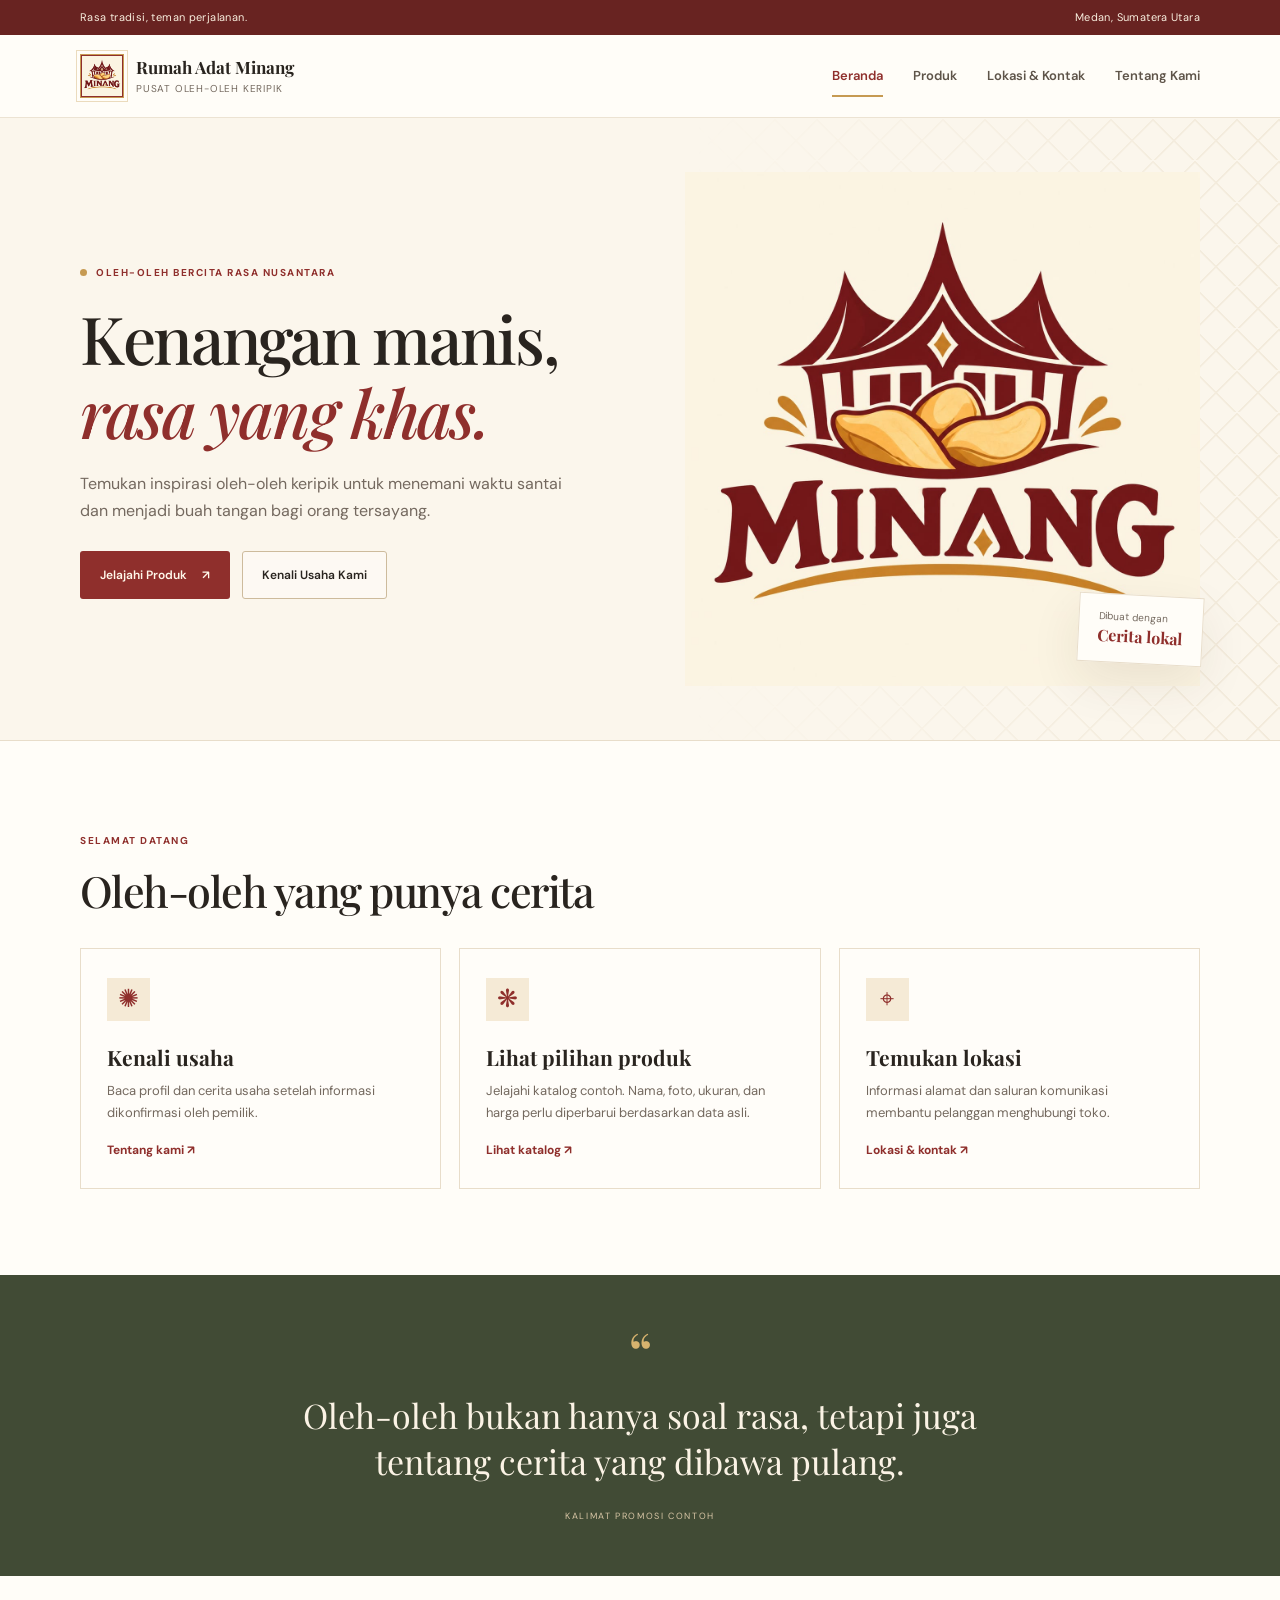
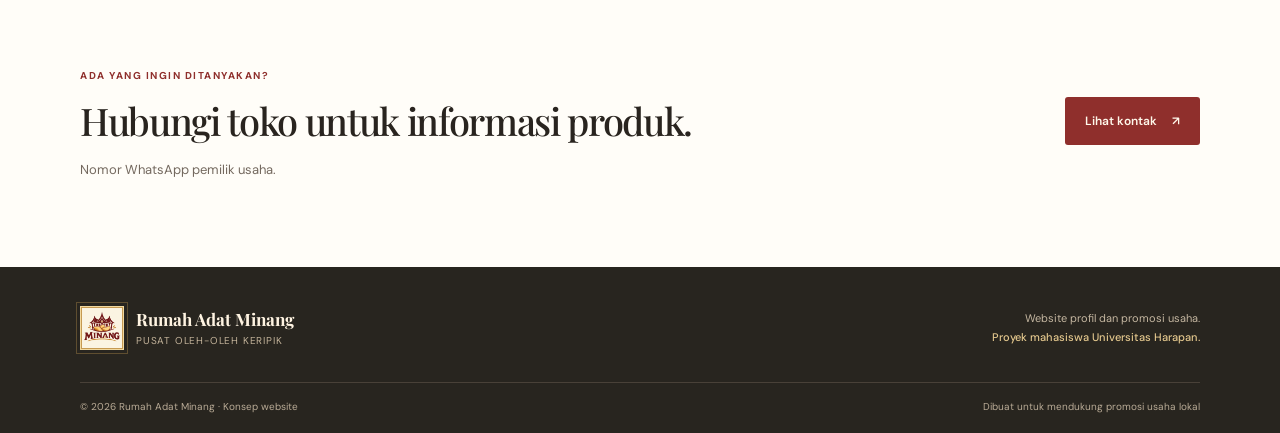
<file: index.html>
<!DOCTYPE html>
<html lang="id">
<head>
  <meta charset="UTF-8">
  <meta name="viewport" content="width=device-width, initial-scale=1.0">
  <meta name="description" content="Website profil dan promosi Pusat Oleh-Oleh Keripik Rumah Adat Minang.">
  <title>Beranda | Rumah Adat Minang</title>
  <link rel="stylesheet" href="assets/style.css">
  <script src="assets/script.js" defer></script>
</head>

<body>
  <div class="topbar"><div class="container topbar-inner">
    <span>Rasa tradisi, teman perjalanan.</span>
    <span>Medan, Sumatera Utara</span></div></div>
  <header class="site-header">
    <div class="container nav-wrap">
      <a class="brand" href="index.html" aria-label="Rumah Adat Minang beranda">
        <span class="brand-mark">
          <img src="assets/Logo.jpeg" alt="Logo Minang" style="width: auto; height: 40px; object-fit: contain;">
        </span>
        <span><strong>Rumah Adat Minang</strong><small>Pusat Oleh-Oleh Keripik</small></span>
      </a>
      <button class="menu-toggle" aria-label="Buka menu" aria-expanded="false">☰</button>
      <nav class="nav-links" aria-label="Navigasi utama">
        <a class="active" href="index.html">Beranda</a>
        <a href="produk.html">Produk</a>
        <a href="lokasi.html">Lokasi & Kontak</a>
        <a href="tentang.html">Tentang Kami</a>
      </nav>
    </div>
  </header>
  <main>
    <section class="hero">
      <div class="hero-pattern"></div>
      <div class="container hero-grid">
        <div class="hero-copy">
          <span class="eyebrow"><span class="dot"></span> Oleh-oleh bercita rasa Nusantara</span>
          <h1>Kenangan manis,<br><em>rasa yang khas.</em></h1>
          <p>Temukan inspirasi oleh-oleh keripik untuk menemani waktu santai dan menjadi buah tangan bagi orang tersayang.</p>
          <div class="hero-actions">
            <a class="btn btn-primary" href="produk.html">Jelajahi Produk <span>↗</span></a>
            <a class="btn btn-outline" href="tentang.html">Kenali Usaha Kami</a>
          </div>
          
        </div>
        
          <div class="hero-art">
              <img src="assets/Logo.jpeg" alt="Logo Minang" class="hero-logo">
              <div class="floating-stamp">
                  Dibuat dengan<br>
                  <strong>Cerita lokal</strong>
              </div>
          </div>

      </div>
    </section>

    <section class="section container">
      <div class="section-heading">
        <div>
          <span class="eyebrow">Selamat datang</span>
          <h2>Oleh-oleh yang punya cerita</h2>
        </div>
      </div>
      <div class="feature-grid">
        <article class="feature-card">
          <div class="feature-icon">✺</div>
          <h3>Kenali usaha</h3>
          <p>Baca profil dan cerita usaha setelah informasi dikonfirmasi oleh pemilik.</p>
          <a href="tentang.html" class="text-link">Tentang kami ↗</a>
        </article>
        <article class="feature-card">
          <div class="feature-icon">❋</div>
          <h3>Lihat pilihan produk</h3>
          <p>Jelajahi katalog contoh. Nama, foto, ukuran, dan harga perlu diperbarui berdasarkan data asli.</p>
          <a href="produk.html" class="text-link">Lihat katalog ↗</a>
        </article>
        <article class="feature-card">
          <div class="feature-icon">⌖</div
          ><h3>Temukan lokasi</h3>
          <p>Informasi alamat dan saluran komunikasi membantu pelanggan menghubungi toko.</p>
          <a href="lokasi.html" class="text-link">Lokasi & kontak ↗</a>
        </article>
      </div>
    </section>

    <section class="quote-band">
      <div class="container quote-inner">
        <span class="quote-mark">“</span>
        <p>Oleh-oleh bukan hanya soal rasa, tetapi juga tentang cerita yang dibawa pulang.</p>
        <span class="quote-caption">KALIMAT PROMOSI CONTOH</span>
      </div>
    </section>
    <section class="section container cta-section">
      <div>
        <span class="eyebrow">Ada yang ingin ditanyakan?</span>
        <h2>Hubungi toko untuk informasi produk.</h2>
        <p>Nomor WhatsApp pemilik usaha.</p>
      </div>
      <a class="btn btn-primary" href="lokasi.html">Lihat kontak <span>↗</span></a>
    </section>
  </main>

  <footer class="site-footer">
    <div class="container footer-main">
      <a class="brand brand-light" href="index.html">
        <span class="brand-mark">
          <img src="assets/Logo.jpeg" alt="Logo Minang" style="width: auto; height: 40px; object-fit: contain;">
        </span>
        <span>
          <strong>Rumah Adat Minang</strong>
          <small>Pusat Oleh-Oleh Keripik</small>
        </span>
      </a>
      <p>Website profil dan promosi usaha.<br><strong>Proyek mahasiswa Universitas Harapan.</strong></p>
    </div>
    <div class="container footer-bottom">
      <span>© <span data-year></span> Rumah Adat Minang · Konsep website</span><span>Dibuat untuk mendukung promosi usaha lokal</span>
    </div>
  </footer>
</body>
</html>
</file>
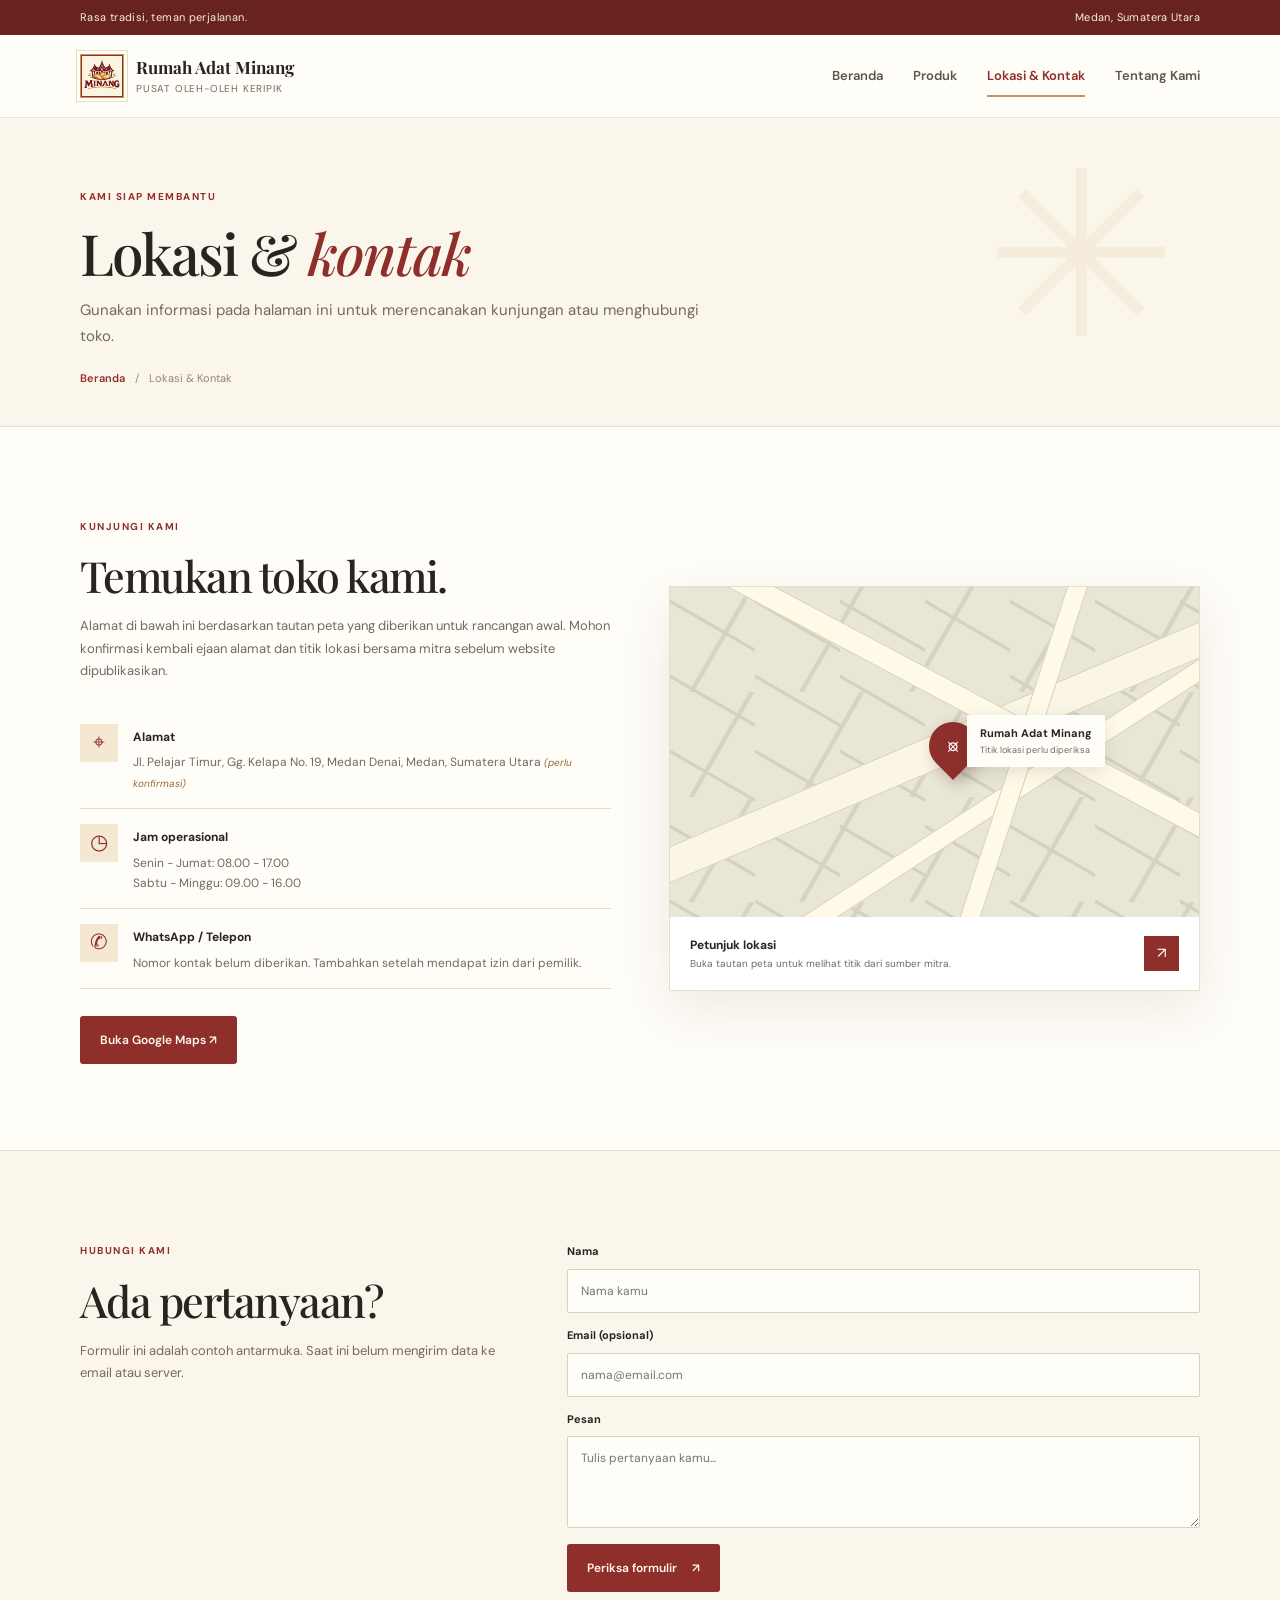
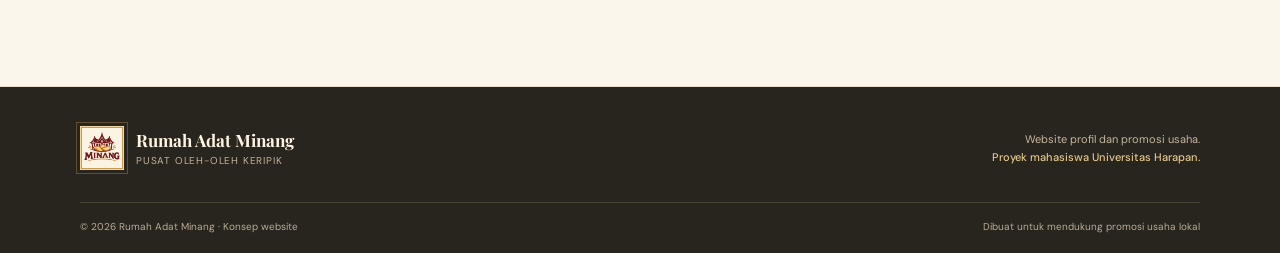
<file: lokasi.html>
<!DOCTYPE html>
<html lang="id">
<head>
    <meta charset="UTF-8">
    <meta name="viewport" content="width=device-width, initial-scale=1.0">
    <meta name="description" content="Lokasi dan kontak Rumah Adat Minang.">
    <title>Lokasi & Kontak | Rumah Adat Minang</title>
    <link rel="stylesheet" href="assets/style.css">
    <script src="assets/script.js" defer></script>
</head>
<body>
    <div class="topbar">
        <div class="container topbar-inner">
            <span>Rasa tradisi, teman perjalanan.</span>
            <span>Medan, Sumatera Utara</span>
        </div>
    </div>

    <header class="site-header">
        <div class="container nav-wrap">
            <a class="brand" href="index.html">
                <span class="brand-mark">
                    <img src="assets/Logo.jpeg" alt="Logo Minang" style="width: auto; height: 40px; object-fit: contain;">
                </span>
                <span><strong>Rumah Adat Minang</strong><small>Pusat Oleh-Oleh Keripik</small></span>
            </a>
            <button class="menu-toggle" aria-label="Buka menu" aria-expanded="false">☰</button>
            <nav class="nav-links" aria-label="Navigasi utama">
                <a href="index.html">Beranda</a>
                <a href="produk.html">Produk</a>
                <a class="active" href="lokasi.html">Lokasi & Kontak</a>
                <a href="tentang.html">Tentang Kami</a>
            </nav>
        </div>
    </header>

    <main>
        <section class="page-hero">
            <div class="container">
                <span class="eyebrow">Kami siap membantu</span>
                <h1>Lokasi & <em>kontak</em></h1>
                <p>Gunakan informasi pada halaman ini untuk merencanakan kunjungan atau menghubungi toko.</p>
                <div class="breadcrumb">
                    <a href="index.html">Beranda</a>
                    <span>/</span>
                    <span>Lokasi & Kontak</span>
                </div>
            </div>
        </section>

        <section class="section container contact-grid">
            <div class="contact-copy">
                <span class="eyebrow">Kunjungi kami</span>
                <h2>Temukan toko kami.</h2>
                <p>Alamat di bawah ini berdasarkan tautan peta yang diberikan untuk rancangan awal. Mohon konfirmasi kembali ejaan alamat dan titik lokasi bersama mitra sebelum website dipublikasikan.</p>
                
                <div class="contact-list">
                    <div class="contact-item">
                        <span class="contact-icon">⌖</span>
                        <div>
                            <strong>Alamat</strong>
                            <p>Jl. Pelajar Timur, Gg. Kelapa No. 19, Medan Denai, Medan, Sumatera Utara <em>(perlu konfirmasi)</em></p>
                        </div>
                    </div>
                    <div class="contact-item">
                        <span class="contact-icon">◷</span>
                        <div>
                            <strong>Jam operasional</strong>
                            <p>Senin - Jumat: 08.00 - 17.00<br>Sabtu - Minggu: 09.00 - 16.00</p>
                        </div>
                    </div>
                    <div class="contact-item">
                        <span class="contact-icon">✆</span>
                        <div>
                            <strong>WhatsApp / Telepon</strong>
                            <p>Nomor kontak belum diberikan. Tambahkan setelah mendapat izin dari pemilik.</p>
                        </div>
                    </div>
                </div>

                <a class="btn btn-primary" href="https://maps.app.goo.gl/bX4TtvKjfpiEVkaSA" target="_blank" rel="noopener noreferrer">Buka Google Maps ↗</a>
            </div>

	            <div class="map-card">
	                <div class="map-illustration">
	                    <div class="map-road road-one"></div>
	                    <div class="map-road road-two"></div>
	                    <div class="map-road road-three"></div>
	                    <div class="map-pin">⌖</div>
	                    <div class="map-label">
	                        <strong>Rumah Adat Minang</strong>
	                        <span>Titik lokasi perlu diperiksa</span>
	                    </div>
	                </div>
	                <div class="map-card-foot">
	                    <span><strong>Petunjuk lokasi</strong><small>Buka tautan peta untuk melihat titik dari sumber mitra.</small></span>
                    <a href="https://maps.app.goo.gl/bX4TtvKjfpiEVkaSA" target="_blank" rel="noopener noreferrer" aria-label="Buka peta">↗</a>
                </div>
            </div>
        </section>

        <section class="section section-muted">
            <div class="container contact-form-wrap">
                <div>
                    <span class="eyebrow">Hubungi kami</span>
                    <h2>Ada pertanyaan?</h2>
                    <p>Formulir ini adalah contoh antarmuka. Saat ini belum mengirim data ke email atau server.</p>
                </div>
                <form id="contact-form" class="contact-form">
                    <label for="name">Nama</label>
                    <input id="name" name="name" required placeholder="Nama kamu">
                    
                    <label for="email">Email (opsional)</label>
                    <input id="email" name="email" type="email" placeholder="nama@email.com">
                    
                    <label for="message">Pesan</label>
                    <textarea id="message" name="message" required rows="4" placeholder="Tulis pertanyaan kamu..."></textarea>
                    
                    <button class="btn btn-primary" type="submit">Periksa formulir <span>↗</span></button>
                    <p class="form-feedback" id="form-feedback" aria-live="polite"></p>
                </form>
            </div>
        </section>
    </main>

    <footer class="site-footer">
        <div class="container footer-main">
            <a class="brand brand-light" href="index.html">
                <span class="brand-mark">
                    <img src="assets/Logo.jpeg" alt="Logo Minang" style="width: auto; height: 40px; object-fit: contain;">
				</span>
                <span><strong>Rumah Adat Minang</strong><small>Pusat Oleh-Oleh Keripik</small></span>
            </a>
            <p>Website profil dan promosi usaha.<br><strong>Proyek mahasiswa Universitas Harapan.</strong></p>
        </div>
        <div class="container footer-bottom">
            <span>© <span data-year></span> Rumah Adat Minang · Konsep website</span>
            <span>Dibuat untuk mendukung promosi usaha lokal</span>
        </div>
    </footer>
</body>
</html>
</file>
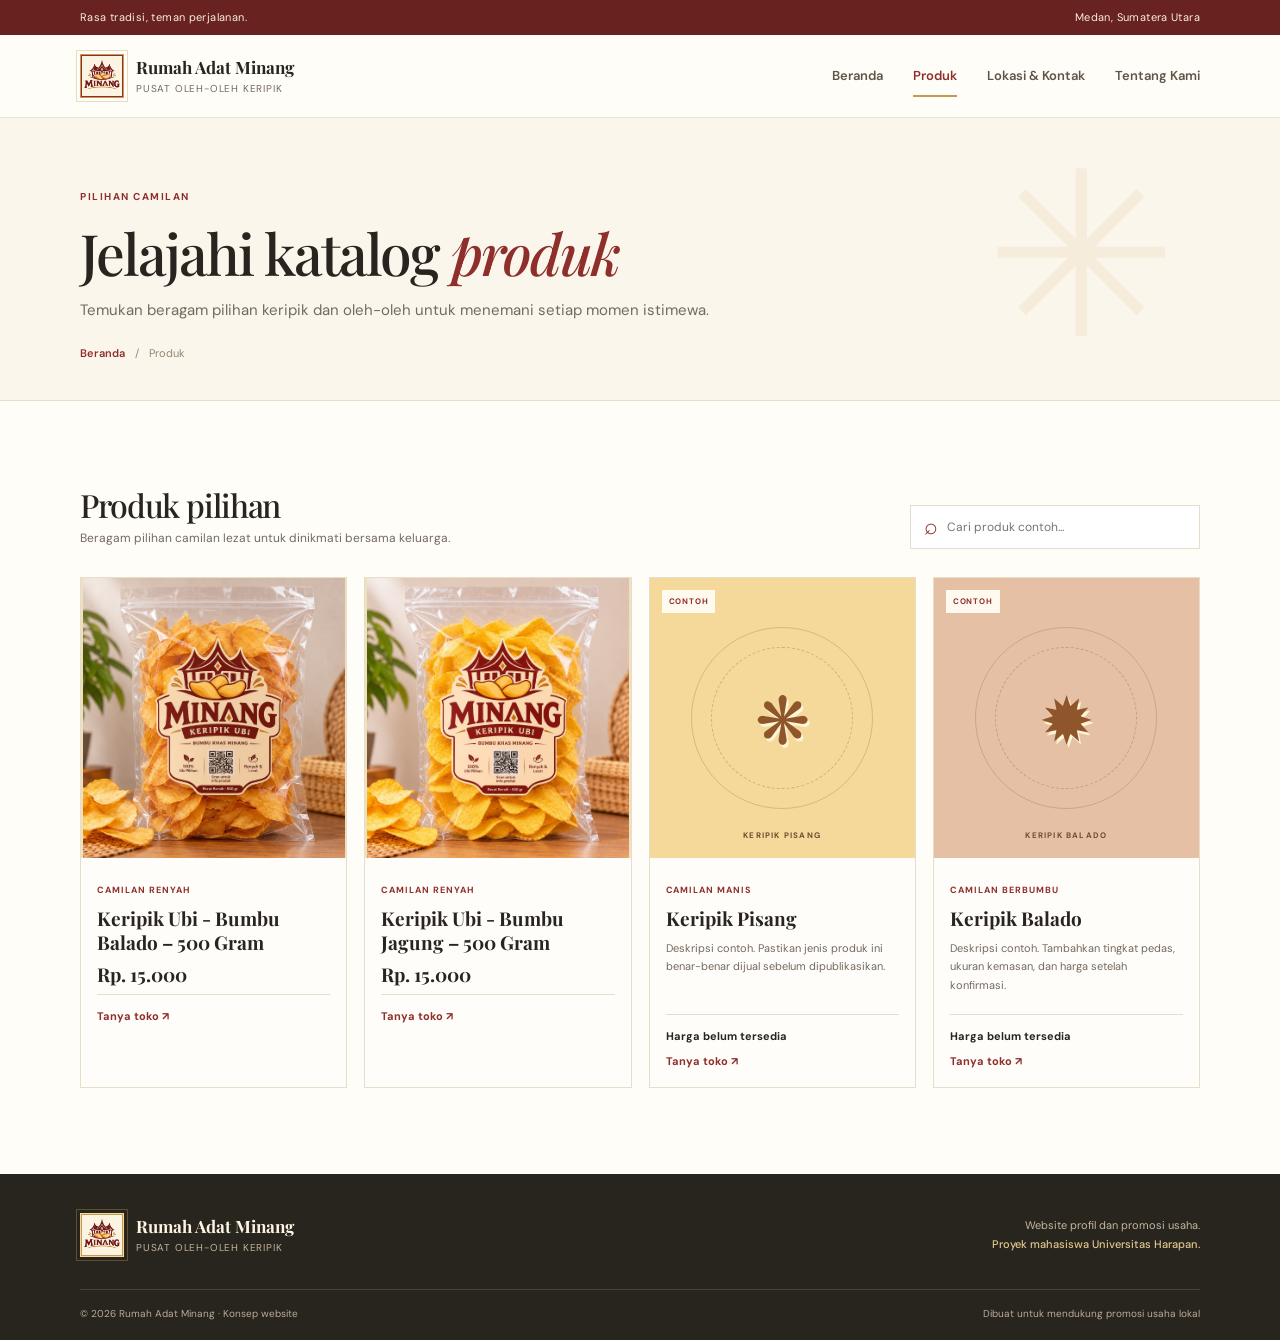
<file: produk.html>
<!DOCTYPE html>
<html lang="id">
<head>
	<meta charset="UTF-8">
	<meta name="viewport" content="width=device-width, initial-scale=1.0">
	<meta name="description" content="Katalog contoh produk Rumah Adat Minang.">
	<title>Produk | Rumah Adat Minang</title>
	<link rel="stylesheet" href="assets/style.css">
	<script src="assets/script.js" defer></script>
</head>

<body>
	<div class="topbar">
		<div class="container topbar-inner">
			<span>Rasa tradisi, teman perjalanan.</span>
			<span>Medan, Sumatera Utara</span>
		</div>
	</div>

	<header class="site-header">
		<div class="container nav-wrap">
			<a class="brand" href="index.html">
				<span class="brand-mark">
					<img src="assets/Logo.jpeg" alt="Logo Minang" style="width: auto; height: 40px; object-fit: contain;">
				</span><span><strong>Rumah Adat Minang</strong><small>Pusat Oleh-Oleh Keripik</small></span>
			</a>
			<button class="menu-toggle" aria-label="Buka menu" aria-expanded="false">☰</button>
			<nav class="nav-links" aria-label="Navigasi utama">
				<a href="index.html">Beranda</a>
				<a class="active" href="produk.html">Produk</a>
				<a href="lokasi.html">Lokasi & Kontak</a>
				<a href="tentang.html">Tentang Kami</a>
			</nav>
		</div>
	</header>

	<main>
		<section class="page-hero">
			<div class="container">
				<span class="eyebrow">Pilihan camilan</span>
				<h1>Jelajahi katalog <em>produk</em></h1>
				<p>Temukan beragam pilihan keripik dan oleh-oleh untuk menemani setiap momen istimewa.</p>
				<div class="breadcrumb">
					<a href="index.html">Beranda</a><span>/</span><span>Produk</span>
				</div>
			</div>
		</section>

		<section class="section container">
			<div class="catalog-tools">
				<div>
					<h2>Produk pilihan</h2>
					<p class="muted">Beragam pilihan camilan lezat untuk dinikmati bersama keluarga.</p>
				</div>
				<label class="search-box">
					<span>⌕</span><input id="product-search" type="search" placeholder="Cari produk contoh..." aria-label="Cari produk">
				</label>
			</div>
			<div class="product-grid" id="product-grid">
				<article class="product-card" data-name="keripik singkong balado">
					<div class="product-visual visual-cassava">
						<img src="assets/KeripikUbiBalado.jpeg" alt="Keripik Ubi Rasa Balado" class="product-image">
					</div>
					<div class="product-info">
						<span class="product-category">Camilan renyah</span>
						<h3>Keripik Ubi - Bumbu Balado – 500 Gram</h3>
						<h3><strong>Rp. 15.000</strong></h3>
						<div class="product-bottom">
							<a href="lokasi.html" class="text-link">Tanya toko ↗</a>
						</div>
					</div>
				</article>

				<article class="product-card" data-name="keripik singkong jagung">
					<div class="product-visual visual-cassava">
						<img src="assets/KeripikUbiJagung.jpeg" alt="Keripik Ubi Rasa Jagung" class="product-image">
					</div>
					<div class="product-info">
						<span class="product-category">Camilan renyah</span>
						<h3>Keripik Ubi - Bumbu Jagung – 500 Gram</h3>
						<h3><strong>Rp. 15.000</strong></h3>
						<div class="product-bottom">
							<a href="lokasi.html" class="text-link">Tanya toko ↗</a>
						</div>
					</div>
				</article>

				<article class="product-card" data-name="keripik pisang">
					<div class="product-visual visual-banana">
						<span class="product-tag">CONTOH</span>
						<span class="product-emoji">❋</span>
						<span class="visual-caption">KERIPIK PISANG</span>
					</div>
					<div class="product-info">
						<span class="product-category">Camilan manis</span>
						<h3>Keripik Pisang</h3>
						<p>Deskripsi contoh. Pastikan jenis produk ini benar-benar dijual sebelum dipublikasikan.</p>
						<div class="product-bottom">
							<strong>Harga belum tersedia</strong>
							<a href="lokasi.html" class="text-link">Tanya toko ↗</a>
						</div>
					</div>
				</article>

				<article class="product-card" data-name="keripik balado">
					<div class="product-visual visual-balado">
						<span class="product-tag">CONTOH</span>
						<span class="product-emoji">✹</span>
						<span class="visual-caption">KERIPIK BALADO</span>
					</div>
					<div class="product-info">
						<span class="product-category">Camilan berbumbu</span>
						<h3>Keripik Balado</h3>
						<p>Deskripsi contoh. Tambahkan tingkat pedas, ukuran kemasan, dan harga setelah konfirmasi.</p>
						<div class="product-bottom">
							<strong>Harga belum tersedia</strong>
							<a href="lokasi.html" class="text-link">Tanya toko ↗</a>
						</div>
					</div>
				</article>
			</div>

			<p id="no-results" class="empty-state" hidden>Produk tidak ditemukan. Coba kata kunci lain.</p>
		</section>
	</main>

	<footer class="site-footer">
		<div class="container footer-main">
			<a class="brand brand-light" href="index.html">
				<span class="brand-mark">
					<img src="assets/Logo.jpeg" alt="Logo Minang" style="width: auto; height: 40px; object-fit: contain;">
				</span>
				<span>
					<strong>Rumah Adat Minang</strong>
					<small>Pusat Oleh-Oleh Keripik</small>
				</span>
			</a>
			<p>Website profil dan promosi usaha.<br><strong>Proyek mahasiswa Universitas Harapan.</strong></p>
		</div>
		<div class="container footer-bottom">
			<span>© <span data-year></span> Rumah Adat Minang · Konsep website</span>
			<span>Dibuat untuk mendukung promosi usaha lokal</span>
		</div>
	</footer>
</body>
</html>
</file>
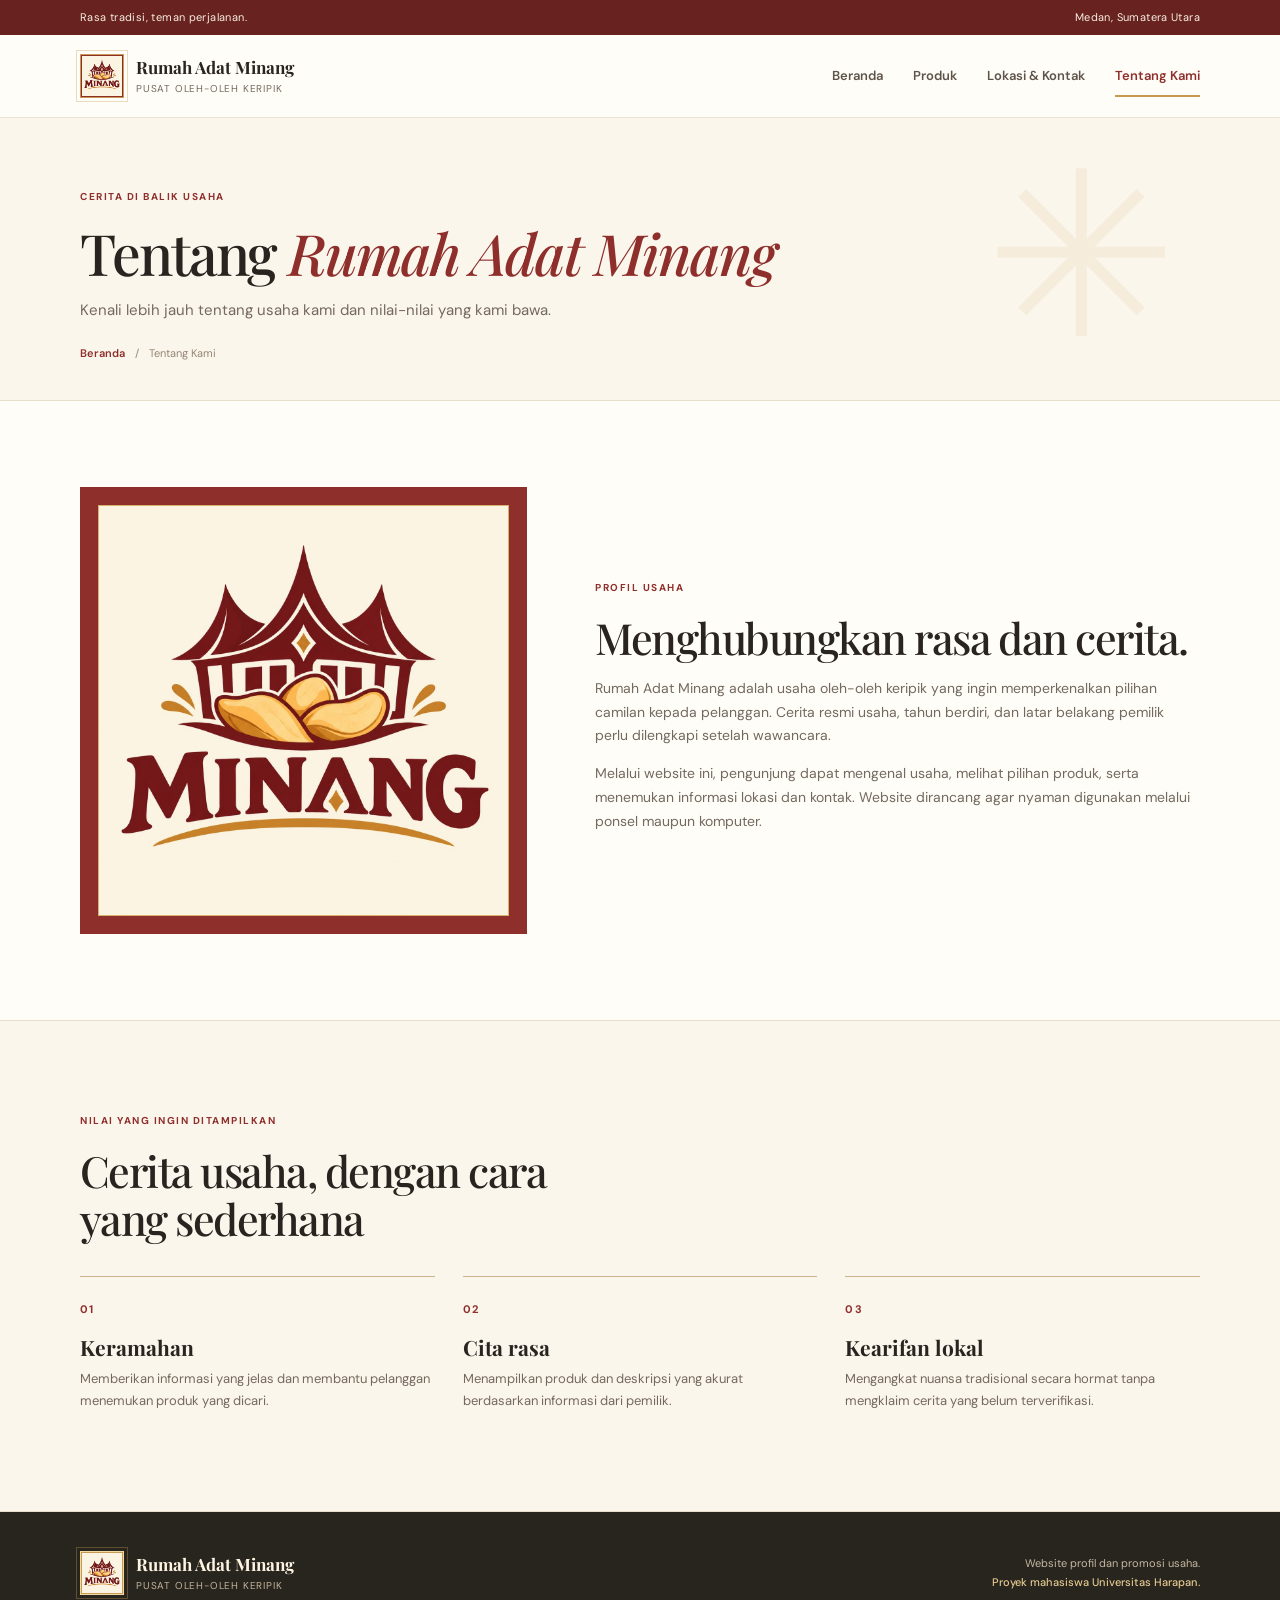
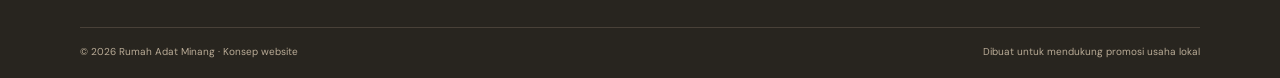
<file: tentang.html>
<!DOCTYPE html>
<html lang="id">
<head>
    <meta charset="UTF-8">
    <meta name="viewport" content="width=device-width, initial-scale=1.0">
    <meta name="description" content="Profil usaha Rumah Adat Minang.">
    <title>Tentang Kami | Rumah Adat Minang</title>
    <link rel="stylesheet" href="assets/style.css">
    <script src="assets/script.js" defer></script>
</head>
<body>
    <div class="topbar">
        <div class="container topbar-inner">
            <span>Rasa tradisi, teman perjalanan.</span>
            <span>Medan, Sumatera Utara</span>
        </div>
    </div>

    <header class="site-header">
        <div class="container nav-wrap">
            <a class="brand" href="index.html">
                <span class="brand-mark">
                    <img src="assets/Logo.jpeg" alt="Logo Minang" style="width: auto; height: 40px; object-fit: contain;">
                </span>
                <span><strong>Rumah Adat Minang</strong><small>Pusat Oleh-Oleh Keripik</small></span>
            </a>
            <button class="menu-toggle" aria-label="Buka menu" aria-expanded="false">☰</button>
            <nav class="nav-links" aria-label="Navigasi utama">
                <a href="index.html">Beranda</a>
                <a href="produk.html">Produk</a>
                <a href="lokasi.html">Lokasi & Kontak</a>
                <a class="active" href="tentang.html">Tentang Kami</a>
            </nav>
        </div>
    </header>

    <main>
        <section class="page-hero">
            <div class="container">
                <span class="eyebrow">Cerita di balik usaha</span>
                <h1>Tentang <em>Rumah Adat Minang</em></h1>
                <p>Kenali lebih jauh tentang usaha kami dan nilai-nilai yang kami bawa.</p>
                <div class="breadcrumb">
                    <a href="index.html">Beranda</a>
                    <span>/</span>
                    <span>Tentang Kami</span>
                </div>
            </div>
        </section>

        <section class="section container about-grid">
            <div class="about-art">
                <div class="about-art-inner">
                    <img src="assets/Logo.jpeg" alt="Logo Minang" class="hero-logo">    
                </div>
            </div>
            <div class="about-copy">
                <span class="eyebrow">Profil usaha</span>
                <h2>Menghubungkan rasa dan cerita.</h2>
                <p>Rumah Adat Minang adalah usaha oleh-oleh keripik yang ingin memperkenalkan pilihan camilan kepada pelanggan. Cerita resmi usaha, tahun berdiri, dan latar belakang pemilik perlu dilengkapi setelah wawancara.</p>
                <p>Melalui website ini, pengunjung dapat mengenal usaha, melihat pilihan produk, serta menemukan informasi lokasi dan kontak. Website dirancang agar nyaman digunakan melalui ponsel maupun komputer.</p>
            </div>
        </section>

        <section class="section section-muted">
            <div class="container">
                <div class="section-heading">
                    <div>
                        <span class="eyebrow">Nilai yang ingin ditampilkan</span>
                        <h2>Cerita usaha, dengan cara yang sederhana</h2>
                    </div>
                </div>
                <div class="value-grid">
                    <article>
                        <span>01</span>
                        <h3>Keramahan</h3>
                        <p>Memberikan informasi yang jelas dan membantu pelanggan menemukan produk yang dicari.</p>
                    </article>
                    <article>
                        <span>02</span>
                        <h3>Cita rasa</h3>
                        <p>Menampilkan produk dan deskripsi yang akurat berdasarkan informasi dari pemilik.</p>
                    </article>
                    <article>
                        <span>03</span>
                        <h3>Kearifan lokal</h3>
                        <p>Mengangkat nuansa tradisional secara hormat tanpa mengklaim cerita yang belum terverifikasi.</p>
                    </article>
                </div>
            </div>
        </section>
    </main>

    <footer class="site-footer">
        <div class="container footer-main">
            <a class="brand brand-light" href="index.html">
                <span class="brand-mark">
                    <img src="assets/Logo.jpeg" alt="Logo Minang" style="width: auto; height: 40px; object-fit: contain;">
				</span>
                <span><strong>Rumah Adat Minang</strong><small>Pusat Oleh-Oleh Keripik</small></span>
            </a>
            <p>Website profil dan promosi usaha.<br><strong>Proyek mahasiswa Universitas Harapan.</strong></p>
        </div>
        <div class="container footer-bottom">
            <span>© <span data-year></span> Rumah Adat Minang · Konsep website</span>
            <span>Dibuat untuk mendukung promosi usaha lokal</span>
        </div>
    </footer>
</body>
</html>
</file>
<file: assets/style.css>
@import url('https://fonts.googleapis.com/css2?family=DM+Sans:wght@400;500;600;700&family=Playfair+Display:ital,wght@0,500;0,600;0,700;1,500;1,600&display=swap');

:root {
    --ink: #29241f;
    --muted: #74695f;
    --cream: #fbf6ec;
    --paper: #fffdf8;
    --red: #8f2f2c;
    --red-dark: #682321;
    --gold: #c69a52;
    --green: #414b35;
    --line: #e8ddca;
    --shadow: 0 18px 50px rgba(69,43,24,.09);
    --serif: 'Playfair Display', Georgia, serif;
    --sans: 'DM Sans', Arial, sans-serif;
}

* {
    box-sizing: border-box;
}

html {
    scroll-behavior: smooth;
}

body {
    margin: 0;
    background: var(--paper);
    color: var(--ink);
    font-family: var(--sans);
    font-size: 15px;
    line-height: 1.7;
}

a {
    color: inherit;
    text-decoration: none;
}

img {
    max-width: 100%;
    display: block;
}

.container {
    width: min(1120px, calc(100% - 44px));
    margin-inline: auto;
}

.topbar {
    background: var(--red-dark);
    color: #f8eede;
    font-size: 11px;
    letter-spacing: .035em;
}

.topbar-inner {
    display: flex;
    justify-content: space-between;
    gap: 16px;
    padding: 8px 0;
}

.site-header {
    position: sticky;
    top: 0;
    z-index: 20;
    background: rgba(255,253,248,.95);
    backdrop-filter: blur(12px);
    border-bottom: 1px solid rgba(232,221,202,.8);
}

.nav-wrap {
    min-height: 82px;
    display: flex;
    align-items: center;
    justify-content: space-between;
    gap: 28px;
}

.brand {
    display: flex;
    align-items: center;
    gap: 12px;
    min-width: 0;
}

.brand-mark {
    display: grid;
    place-items: center;
    width: 44px;
    height: 44px;
    border: 1px solid var(--gold);
    outline: 1px solid rgba(198,154,82,.35);
    outline-offset: 3px;
    background: var(--red);
    color: #fff5e4;
    font-family: var(--serif);
    font-weight: 700;
    font-size: 14px;
    letter-spacing: -.04em;
    flex-shrink: 0;
}

.brand strong,
.brand small {
    display: block;
    line-height: 1.35;
}

.brand strong {
    font-family: var(--serif);
    font-size: 17px;
}

.brand small {
    font-size: 10px;
    color: var(--muted);
    letter-spacing: .08em;
    text-transform: uppercase;
    margin-top: 3px;
}

.nav-links {
    display: flex;
    align-items: center;
    gap: 30px;
}

.nav-links a {
    font-size: 13px;
    font-weight: 600;
    color: #5e5449;
    position: relative;
    padding: 30px 0;
}

.nav-links a:hover,
.nav-links a.active {
    color: var(--red);
}

.nav-links a.active:after {
    content: "";
    position: absolute;
    bottom: 20px;
    left: 0;
    right: 0;
    height: 2px;
    background: var(--gold);
}

.menu-toggle {
    display: none;
    border: 1px solid var(--line);
    background: var(--cream);
    color: var(--red);
    border-radius: 7px;
    padding: 8px 11px;
    font-size: 20px;
}

/* HERO */
.hero {
    position: relative;
    overflow: hidden;
    background: var(--cream);
    border-bottom: 1px solid var(--line);
}

.hero-pattern {
    position: absolute;
    inset: 0 0 0 auto;
    width: 46%;
    opacity: .25;
    background-image:
        linear-gradient(45deg, transparent 46%, #d9c8a8 47%, #d9c8a8 49%, transparent 50%),
        linear-gradient(-45deg, transparent 46%, #d9c8a8 47%, #d9c8a8 49%, transparent 50%);
    background-size: 42px 42px;
    mask-image: linear-gradient(90deg, transparent, black);
}

.hero-grid {
    position: relative;
    display: grid;
    grid-template-columns: 1.04fr .96fr;
    align-items: center;
    gap: 48px;
    min-height: 555px;
    padding-top: 54px;
    padding-bottom: 54px;
}

.eyebrow {
    display: inline-flex;
    align-items: center;
    gap: 9px;
    color: var(--red);
    font-size: 10px;
    font-weight: 700;
    letter-spacing: .15em;
    text-transform: uppercase;
}

.dot {
    width: 7px;
    height: 7px;
    background: var(--gold);
    border-radius: 50%;
}

h1,
h2,
h3,
p {
    margin-top: 0;
}

h1,
h2 {
    font-family: var(--serif);
    font-weight: 500;
    letter-spacing: -.035em;
    line-height: 1.12;
}

h1 {
    font-size: clamp(42px, 5.2vw, 66px);
    margin: 18px 0 20px;
}

h1 em,
h2 em {
    color: var(--red);
    font-weight: 500;
}

h2 {
    font-size: clamp(30px, 3.4vw, 43px);
    margin: 13px 0 16px;
}

h3 {
    font-family: var(--serif);
    font-size: 21px;
    line-height: 1.25;
    margin-bottom: 10px;
}

.hero-copy > p:not(.demo-note) {
    max-width: 490px;
    color: var(--muted);
    font-size: 16px;
}

.hero-actions {
    display: flex;
    flex-wrap: wrap;
    gap: 12px;
    margin-top: 27px;
}

.btn {
    display: inline-flex;
    align-items: center;
    justify-content: center;
    gap: 15px;
    min-height: 48px;
    padding: 12px 19px;
    border: 1px solid transparent;
    border-radius: 3px;
    font: 600 12px var(--sans);
    transition: .2s ease;
    cursor: pointer;
}

.btn-primary {
    background: var(--red);
    color: #fff8eb;
}

.btn-primary:hover {
    background: var(--red-dark);
    transform: translateY(-1px);
}

.btn-outline {
    border-color: #cdbb9c;
    color: var(--ink);
    background: rgba(255,255,255,.35);
}

.btn-outline:hover {
    border-color: var(--red);
    color: var(--red);
}

.demo-note {
    font-size: 11px;
    color: #8a7b69;
    margin: 20px 0 0;
}

.hero-art {
    position: relative;
    min-height: 410px;
    display: grid;
    place-items: center;
}

.arch-frame {
    position: relative;
    width: min(100%, 385px);
    height: 395px;
    overflow: hidden;
    border-radius: 190px 190px 8px 8px;
    border: 1px solid #d5bd91;
    background: linear-gradient(155deg, #b65d3f 0%, #8f2f2c 50%, #602522 100%);
    box-shadow: var(--shadow);
}

.arch-frame:before,
.arch-frame:after {
    content: "";
    position: absolute;
    border: 1px solid rgba(250,225,173,.45);
    border-radius: 180px 180px 0 0;
    inset: 17px 17px 0;
}

.arch-frame:after {
    inset: 29px 29px 0;
    border-style: dashed;
    opacity: .6;
}

.arch-sun {
    position: absolute;
    width: 220px;
    height: 220px;
    border-radius: 50%;
    background: #e7bd6c;
    top: 54px;
    left: 50%;
    transform: translateX(-50%);
    opacity: .95;
}

.hero-bowl {
    position: absolute;
    z-index: 2;
    top: 146px;
    left: 50%;
    transform: translateX(-50%);
    width: 215px;
    height: 155px;
    border-radius: 20px 20px 100px 100px;
    background: linear-gradient(150deg, #f7e8c6, #d4a866);
    box-shadow: 0 20px 20px rgba(52,18,12,.25);
    display: flex;
    flex-direction: column;
    align-items: center;
    justify-content: center;
    color: var(--red-dark);
    border: 5px solid #e9d1a2;
}

.hero-bowl:before {
    content: "";
    position: absolute;
    top: -18px;
    left: -7px;
    right: -7px;
    height: 35px;
    border-radius: 50%;
    background: #f5dfb4;
    border: 5px solid #e9d1a2;
}

.hero-bowl span {
    font-size: 27px;
    z-index: 1;
    margin-top: -10px;
}

.hero-bowl b {
    font-family: var(--serif);
    font-size: 21px;
    z-index: 1;
    letter-spacing: .05em;
}

.hero-bowl small {
    z-index: 1;
    font-size: 10px;
    letter-spacing: .08em;
}

.chip {
    position: absolute;
    z-index: 3;
    width: 70px;
    height: 53px;
    border-radius: 48% 52% 45% 55%;
    background: radial-gradient(ellipse at 35% 30%, #f7d990, #bf7c37 68%, #8b4a25);
    border: 2px solid #f2ca7e;
    box-shadow: 0 8px 10px #4a1d1a55;
    transform: rotate(-18deg);
}

.chip-one {
    top: 163px;
    left: 63px;
}

.chip-two {
    top: 206px;
    right: 52px;
    transform: rotate(25deg);
}

.chip-three {
    top: 255px;
    left: 88px;
    transform: rotate(40deg);
    width: 55px;
    height: 42px;
}

.arch-label {
    position: absolute;
    bottom: 35px;
    z-index: 3;
    left: 0;
    right: 0;
    text-align: center;
    color: #f9e7bf;
    font-size: 10px;
    letter-spacing: .23em;
}

.floating-stamp {
    position: absolute;
    right: -3px;
    bottom: 22px;
    background: var(--paper);
    padding: 14px 19px;
    border: 1px solid var(--line);
    box-shadow: var(--shadow);
    font-size: 10px;
    color: var(--muted);
    line-height: 1.5;
    transform: rotate(3deg);
}

.floating-stamp strong {
    font-family: var(--serif);
    font-size: 16px;
    color: var(--red);
}

/* SECTION */
.section {
    padding-top: 86px;
    padding-bottom: 86px;
}

.section-heading {
    display: flex;
    align-items: end;
    justify-content: space-between;
    gap: 36px;
    margin-bottom: 34px;
}

.section-heading h2 {
    max-width: 530px;
    margin-bottom: 0;
}

.section-heading > p {
    max-width: 380px;
    color: var(--muted);
    font-size: 13px;
    margin-bottom: 2px;
}

.feature-grid {
    display: grid;
    grid-template-columns: repeat(3, 1fr);
    gap: 18px;
}

.feature-card {
    padding: 29px 26px 25px;
    border: 1px solid var(--line);
    background: #fffdf9;
    transition: .25s;
}

.feature-card:hover {
    transform: translateY(-4px);
    box-shadow: var(--shadow);
    border-color: #d7c09a;
}

.feature-icon {
    width: 43px;
    height: 43px;
    display: grid;
    place-items: center;
    background: #f5ead6;
    color: var(--red);
    font-size: 25px;
    margin-bottom: 23px;
}

.feature-card p,
.value-grid p {
    color: var(--muted);
    font-size: 13px;
}

.text-link {
    font-size: 12px;
    font-weight: 700;
    color: var(--red);
}

.text-link:hover {
    text-decoration: underline;
}

.quote-band {
    background: var(--green);
    color: #fbf3e5;
    position: relative;
    overflow: hidden;
}

.quote-inner {
    padding: 53px 0 48px;
    text-align: center;
    max-width: 760px;
}

.quote-mark {
    font-family: var(--serif);
    font-size: 60px;
    line-height: .8;
    color: #d7b36e;
}

.quote-inner p {
    font-family: var(--serif);
    font-size: clamp(23px, 3vw, 34px);
    line-height: 1.35;
    margin: 8px auto 17px;
}

.quote-caption {
    font-size: 9px;
    letter-spacing: .18em;
    color: #d8c6a6;
}

.cta-section {
    display: flex;
    justify-content: space-between;
    align-items: center;
    gap: 25px;
}

.cta-section h2 {
    font-size: clamp(28px, 3vw, 38px);
    max-width: 650px;
}

.cta-section p {
    color: var(--muted);
    font-size: 13px;
    margin-bottom: 0;
}

/* FOOTER */
.site-footer {
    background: #28251f;
    color: #eee2cf;
}

.footer-main {
    padding: 39px 0 32px;
    display: flex;
    justify-content: space-between;
    align-items: center;
    gap: 30px;
}

.brand-light strong {
    color: #fff4e2;
}

.brand-light small {
    color: #c3b39a;
}

.brand-light .brand-mark {
    background: var(--gold);
    color: #3b2b20;
    border-color: #f2d99f;
}

.footer-main > p {
    font-size: 11px;
    color: #c5b7a1;
    margin: 0;
    text-align: right;
}

.footer-main > p strong {
    color: #e3c78d;
    font-weight: 500;
}

.footer-bottom {
    border-top: 1px solid #494138;
    padding: 15px 0 18px;
    display: flex;
    justify-content: space-between;
    gap: 20px;
    color: #b9ab96;
    font-size: 10px;
}

/* PAGE HERO */
.page-hero {
    background: var(--cream);
    border-bottom: 1px solid var(--line);
    padding: 65px 0 38px;
    position: relative;
    overflow: hidden;
}

.page-hero:after {
    content: "✳";
    position: absolute;
    right: 8%;
    top: -56px;
    font-size: 230px;
    color: #eadbc0;
    opacity: .35;
    pointer-events: none;
}

.page-hero .container {
    position: relative;
    z-index: 1;
}

.page-hero h1 {
    font-size: clamp(39px, 5vw, 57px);
    max-width: 800px;
    margin: 13px 0;
}

.page-hero p {
    color: var(--muted);
    max-width: 650px;
    margin-bottom: 20px;
}

.breadcrumb {
    display: flex;
    gap: 10px;
    align-items: center;
    color: #958574;
    font-size: 11px;
}

.breadcrumb a {
    color: var(--red);
    font-weight: 600;
}

/* ABOUT */
.about-grid {
    display: grid;
    grid-template-columns: .85fr 1.15fr;
    gap: 68px;
    align-items: center;
}

.about-art {
    min-height: 390px;
    background: var(--red);
    padding: 18px;
    position: relative;
}

.about-art:before {
    content: "";
    position: absolute;
    inset: 18px;
    border: 1px solid #d6b26e;
}

.about-art-inner {
    height: 100%;
    min-height: 354px;
    display: flex;
    flex-direction: column;
    align-items: center;
    justify-content: center;
    text-align: center;
    color: #f7e8c6;
    background: repeating-linear-gradient(
        45deg,
        transparent,
        transparent 15px,
        rgba(246,220,166,.07) 16px,
        rgba(246,220,166,.07) 17px
    );
}

.about-art-inner .ornament {
    font-size: 66px;
    color: #dfbd77;
}

.about-art-inner strong {
    font-family: var(--serif);
    font-size: 28px;
    letter-spacing: .1em;
}

.about-art-inner > span:last-child {
    font-size: 10px;
    letter-spacing: .12em;
    margin-top: 8px;
}

.about-copy > p {
    font-size: 14px;
    color: var(--muted);
}

.notice {
    padding: 15px 17px;
    border-left: 3px solid var(--gold);
    background: #f8f0e1;
    color: #65513b;
    font-size: 12px;
    line-height: 1.6;
    margin-top: 22px;
}

.notice strong {
    color: var(--red-dark);
}

.section-muted {
    background: var(--cream);
    border-top: 1px solid var(--line);
    border-bottom: 1px solid var(--line);
}

.value-grid {
    display: grid;
    grid-template-columns: repeat(3, 1fr);
    gap: 28px;
}

.value-grid article {
    border-top: 1px solid #c9b48e;
    padding-top: 19px;
}

.value-grid article > span {
    font-size: 11px;
    letter-spacing: .12em;
    color: var(--red);
    font-weight: 700;
}

.value-grid h3 {
    margin: 12px 0 8px;
}

/* CATALOG */
.catalog-tools {
    display: flex;
    align-items: end;
    justify-content: space-between;
    gap: 25px;
    margin-bottom: 28px;
}

.catalog-tools h2 {
    font-size: 32px;
    margin: 0 0 5px;
}

.muted {
    font-size: 12px;
    color: var(--muted);
    margin: 0;
}

.search-box {
    width: min(290px, 100%);
    display: flex;
    align-items: center;
    gap: 9px;
    border: 1px solid var(--line);
    background: #fff;
    padding: 0 13px;
    color: var(--red);
}

.search-box span {
    font-size: 23px;
}

.search-box input {
    width: 100%;
    min-width: 0;
    border: 0;
    outline: 0;
    padding: 13px 0;
    font: 12px var(--sans);
    background: transparent;
}

.product-grid {
    display: grid;
    grid-template-columns: repeat(4, 1fr);
    gap: 17px;
}

.product-card {
    border: 1px solid var(--line);
    background: #fffdf9;
    min-width: 0;
    transition: .2s;
}

.product-card:hover {
    box-shadow: var(--shadow);
    transform: translateY(-3px);
}

.product-visual {
     width: 100%;
    height: 280px;
    display: flex;
    align-items: center;
    justify-content: center;
    position: relative;
    overflow: hidden;
}

.product-visual:before {
    content: "";
    position: absolute;
    width: 180px;
    height: 180px;
    border-radius: 50%;
    border: 1px solid rgba(111,66,37,.22);
}

.product-visual:after {
    content: "";
    position: absolute;
    width: 140px;
    height: 140px;
    border-radius: 50%;
    border: 1px dashed rgba(111,66,37,.28);
}

.product-visual img {
    width: 100%;
    height: 100%;
    object-fit: contain;
    object-position: center;
    position: relative;
    z-index: 2;
}

.visual-cassava {
    background: #efe0be;
}

.visual-banana {
    background: #f4d99b;
}

.visual-tempe {
    background: #d7d9c0;
}

.visual-balado {
    background: #e6c0a5;
}


.product-tag {
    position: absolute;
    left: 12px;
    top: 12px;
    z-index: 2;
    background: #fffaf0;
    color: var(--red);
    font-size: 8px;
    font-weight: 700;
    letter-spacing: .1em;
    padding: 5px 7px;
}

.product-emoji {
    z-index: 1;
    font-family: var(--serif);
    font-size: 66px;
    color: #8f562c;
    text-shadow: 2px 3px #fff4d6;
}

.visual-caption {
    position: absolute;
    z-index: 2;
    bottom: 15px;
    left: 0;
    right: 0;
    text-align: center;
    font-size: 8px;
    font-weight: 700;
    letter-spacing: .15em;
    color: #714b2d;
}

.product-info {
    padding: 18px 16px 16px;
}

.product-category {
    font-size: 9px;
    color: var(--red);
    text-transform: uppercase;
    letter-spacing: .11em;
    font-weight: 700;
}

.product-info h3 {
    font-size: 19px;
    margin: 6px 0 8px;
}

.product-info p {
    font-size: 11px;
    color: var(--muted);
    min-height: 60px;
    margin-bottom: 15px;
}

.product-bottom {
    border-top: 1px solid var(--line);
    padding-top: 12px;
    display: flex;
    flex-direction: column;
    gap: 7px;
}

.product-bottom strong {
    font-size: 11px;
}

.product-bottom a {
    font-size: 11px;
}

.notice-wide {
    margin-top: 30px;
}

.empty-state {
    padding: 30px;
    text-align: center;
    color: var(--muted);
    background: var(--cream);
}

/* CONTACT */
.contact-grid {
    display: grid;
    grid-template-columns: 1fr 1fr;
    gap: 58px;
    align-items: center;
}

.contact-copy > p {
    color: var(--muted);
    font-size: 13px;
}

.contact-list {
    margin: 27px 0;
}

.contact-item {
    display: flex;
    gap: 15px;
    padding: 15px 0;
    border-bottom: 1px solid var(--line);
}

.contact-icon {
    width: 38px;
    height: 38px;
    flex-shrink: 0;
    display: grid;
    place-items: center;
    background: #f4e8d2;
    color: var(--red);
    font-size: 21px;
}

.contact-item strong {
    font-size: 12px;
}

.contact-item p {
    font-size: 12px;
    color: var(--muted);
    margin: 3px 0 0;
}

.contact-item em {
    font-size: 10px;
    color: #9b6c38;
}

.map-card {
    border: 1px solid var(--line);
    background: #fff;
    box-shadow: var(--shadow);
}

.map-illustration {
    height: 330px;
    position: relative;
    overflow: hidden;
    background-color: #e8e6d6;
    background-image:
        linear-gradient(30deg, transparent 47%, #d2d2bd 48%, #d2d2bd 50%, transparent 51%),
        linear-gradient(120deg, transparent 46%, #d5d4c1 47%, #d5d4c1 49%, transparent 50%);
    background-size: 85px 75px, 110px 105px;
}

.map-illustration:before {
    content: "";
    position: absolute;
    width: 120%;
    height: 32px;
    top: 45%;
    left: -10%;
    background: #fbf5e5;
    border: 1px solid #d9cfb5;
    transform: rotate(-23deg);
}

.map-road {
    position: absolute;
    background: #fff9e8;
    border: 1px solid #d8cfb8;
}

.road-one {
    width: 130%;
    height: 23px;
    top: 26%;
    left: -15%;
    transform: rotate(28deg);
}

.road-two {
    width: 125%;
    height: 20px;
    top: 72%;
    left: -10%;
    transform: rotate(-33deg);
}

.road-three {
    width: 20px;
    height: 130%;
    left: 65%;
    top: -15%;
    transform: rotate(18deg);
}

.map-pin {
    position: absolute;
    top: 41%;
    left: 49%;
    width: 48px;
    height: 48px;
    border-radius: 50% 50% 50% 0;
    transform: rotate(-45deg);
    background: var(--red);
    color: #fff;
    display: grid;
    place-items: center;
    font-size: 26px;
    box-shadow: 0 7px 15px #55231f55;
}

.map-label {
    position: absolute;
    left: calc(49% + 38px);
    top: 39%;
    background: #fffdf8;
    padding: 9px 13px;
    box-shadow: 0 5px 18px #51472b22;
    white-space: nowrap;
}

.map-label strong,
.map-label span {
    display: block;
}

.map-label strong {
    font-size: 11px;
}

.map-label span {
    font-size: 9px;
    color: var(--muted);
}

.map-card-foot {
    display: flex;
    align-items: center;
    justify-content: space-between;
    padding: 18px 20px;
}

.map-card-foot strong,
.map-card-foot small {
    display: block;
}

.map-card-foot strong {
    font-size: 12px;
}

.map-card-foot small {
    font-size: 10px;
    color: var(--muted);
}

.map-card-foot > a {
    display: grid;
    place-items: center;
    background: var(--red);
    color: #fff;
    width: 35px;
    height: 35px;
}

.contact-form-wrap {
    display: grid;
    grid-template-columns: .8fr 1.2fr;
    gap: 65px;
    align-items: start;
}

.contact-form-wrap > div > p {
    font-size: 13px;
    color: var(--muted);
}

.contact-form {
    display: grid;
    gap: 8px;
}

.contact-form label {
    font-size: 11px;
    font-weight: 700;
    margin-top: 5px;
}

.contact-form input,
.contact-form textarea {
    width: 100%;
    padding: 13px;
    border: 1px solid #ded1ba;
    background: #fffdf8;
    font: 12px var(--sans);
    color: var(--ink);
    border-radius: 2px;
    outline-color: var(--gold);
}

.contact-form textarea {
    resize: vertical;
}

.contact-form .btn {
    justify-self: start;
    margin-top: 8px;
}

.form-feedback {
    font-size: 11px;
    color: var(--green);
    margin: 0;
}

[hidden] {
    display: none !important;
}

/* RESPONSIVE */
@media (max-width: 900px) {
    .nav-links {
        gap: 18px;
    }

    .nav-links a {
        font-size: 12px;
    }

    .hero-grid {
        gap: 20px;
    }

    .hero-art {
        position: relative;
        min-height: 410px;
        display: grid;
        place-items: center;
        transform: scale(.9);
    }

    .hero-logo {
    width: min(100%, 430px);
    height: auto;
    object-fit: contain;
    display: block;
    margin: 0 auto;
}

    .product-grid {
        grid-template-columns: repeat(2, 1fr);
    }

    .about-grid,
    .contact-grid {
        gap: 35px;
    }

    .contact-form-wrap {
        gap: 35px;
    }
}

@media (max-width: 700px) {
    .container {
        width: min(100% - 32px, 560px);
    }

    .topbar-inner {
        justify-content: center;
        text-align: center;
    }

    .topbar-inner span:last-child {
        display: none;
    }

    .nav-wrap {
        min-height: 72px;
    }

    .brand strong {
        font-size: 15px;
    }

    .brand-mark {
        width: 39px;
        height: 39px;
    }

    .menu-toggle {
        display: block;
    }

    .nav-links {
        display: none;
        position: absolute;
        left: 0;
        right: 0;
        top: 100%;
        padding: 8px 22px 18px;
        background: var(--paper);
        border-bottom: 1px solid var(--line);
        box-shadow: 0 15px 20px #34281b0c;
        flex-direction: column;
        align-items: stretch;
        gap: 0;
    }

    .nav-links.open {
        display: flex;
    }

    .nav-links a {
        padding: 12px 0;
        border-bottom: 1px solid #eee4d3;
    }

    .nav-links a.active:after {
        display: none;
    }

    .hero-grid {
        grid-template-columns: 1fr;
        padding-top: 54px;
        padding-bottom: 40px;
        gap: 12px;
    }

    .hero-copy {
        position: relative;
        z-index: 2;
    }

    .hero h1 {
        font-size: clamp(42px, 12vw, 58px);
    }

    .hero-art {
        min-height: 330px;
        transform: none;
        margin-top: 5px;
    }

    .arch-frame {
        height: 320px;
        width: min(82%, 330px);
    }

    .arch-sun {
        width: 175px;
        height: 175px;
        top: 45px;
    }

    .hero-bowl {
        top: 120px;
        width: 180px;
        height: 130px;
    }

    .hero-bowl b {
        font-size: 18px;
    }

    .chip-one {
        top: 140px;
        left: calc(50% - 125px);
    }

    .chip-two {
        top: 178px;
        right: calc(50% - 125px);
    }

    .chip-three {
        top: 220px;
        left: calc(50% - 100px);
    }

    .arch-label {
        bottom: 27px;
    }

    .floating-stamp {
        right: 0;
        bottom: 12px;
    }

    .section {
        padding-top: 60px;
        padding-bottom: 60px;
    }

    .section-heading {
        display: block;
    }

    .section-heading > p {
        margin-top: 18px;
    }

    .feature-grid,
    .value-grid {
        grid-template-columns: 1fr;
    }

    .feature-card {
        padding: 23px;
    }

    .feature-icon {
        margin-bottom: 15px;
    }

    .cta-section {
        align-items: flex-start;
        flex-direction: column;
    }

    .footer-main {
        align-items: flex-start;
        flex-direction: column;
    }

    .footer-main > p {
        text-align: left;
    }

    .footer-bottom {
        flex-direction: column;
        gap: 5px;
    }

    .page-hero {
        padding: 47px 0 30px;
    }

    .page-hero:after {
        right: -35px;
        font-size: 150px;
        top: -30px;
    }

    .about-grid,
    .contact-grid,
    .contact-form-wrap {
        grid-template-columns: 1fr;
    }

    .about-art {
        min-height: 300px;
        background: var(--cream);
        padding: 18px;
        position: relative;
        display: flex;
        align-items: center;
        justify-content: center;
        border: 1px solid var(--line);
    }

    .about-art-inner {
        min-height: 264px;
    }

    .about-logo {
        width: 100%;
        max-width: 350px;
        height: auto;
        object-fit: contain;
        display: block;
        margin: auto;
    }
    .product-image {
    width: 100%;
    aspect-ratio: 3 / 4;
    object-fit: cover;
    display: block;
    border-radius: 10px;
    }
    .catalog-tools {
        align-items: stretch;
        flex-direction: column;
    }

    .search-box {
        width: 100%;
    }

    .product-grid {
        gap: 12px;
    }

    .product-visual {
        height: 50px;
    }

    .product-info {
        padding: 14px 12px;
    }

    .product-info h3 {
        font-size: 17px;
    }

    .product-info p {
        min-height: 85px;
    }

    .product-bottom strong {
        font-size: 10px;
    }

    .map-illustration {
        height: 280px;
    }

    .map-label {
        left: calc(49% + 27px);
        white-space: normal;
        width: 140px;
    }

    .contact-form-wrap {
        gap: 25px;
    }
}

@media (max-width: 390px) {
    .product-grid {
        grid-template-columns: 1fr;
    }

    .product-visual {
        height: 190px;
    }

    .product-info p {
        min-height: 0;
    }

    .hero-actions .btn {
        width: 100%;
    }
}
</file>
